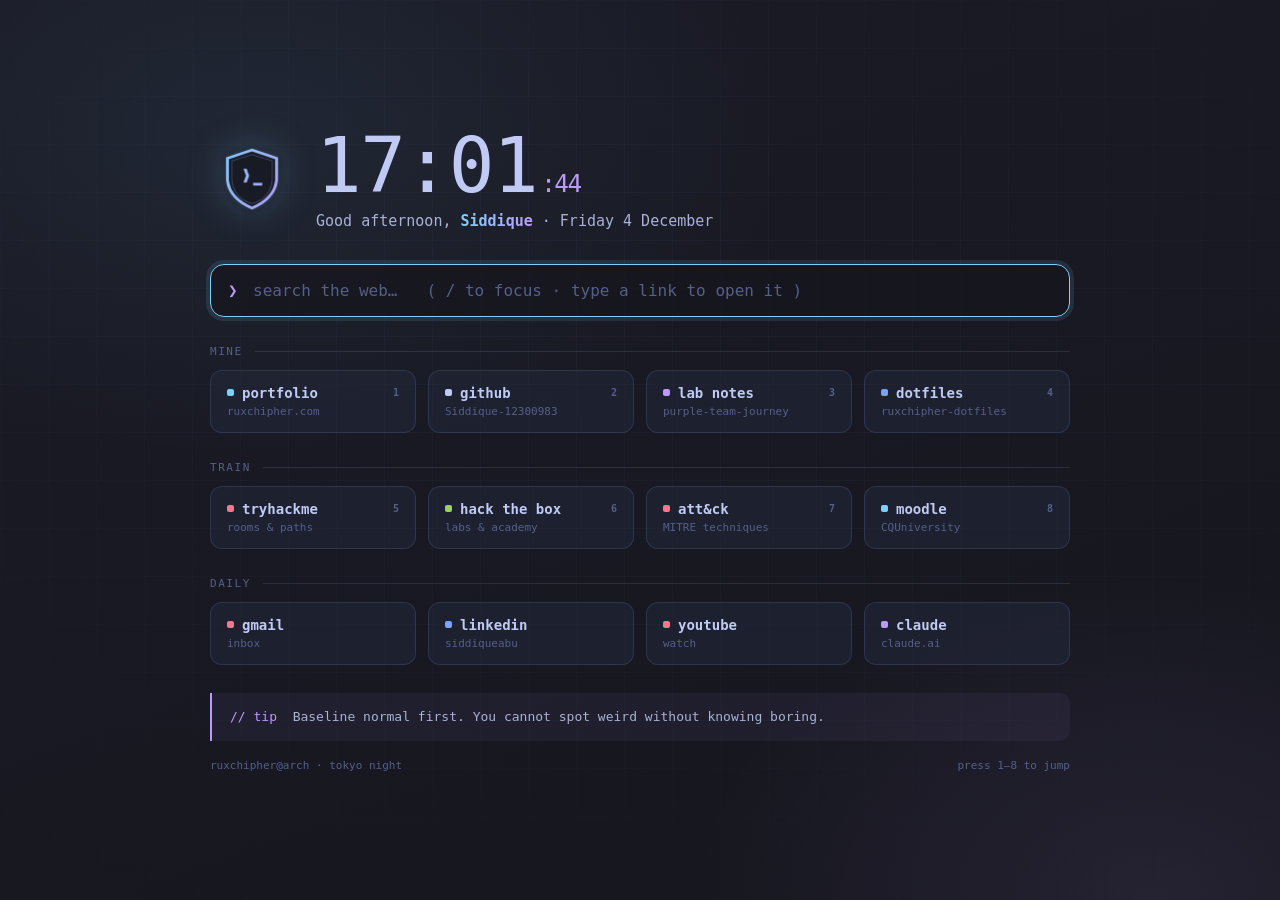
<file: .local/share/ruxchipher/startpage/index.html>
<!DOCTYPE html>
<html lang="en">
<head>
<meta charset="UTF-8">
<meta name="viewport" content="width=device-width, initial-scale=1.0">
<title>ruxchipher · start</title>
<link rel="icon" href="[data-uri]">
<style>
  :root {
    --bg: #1a1b26; --bg2: #16161e; --panel: rgba(36, 40, 59, 0.55); --line: rgba(122, 162, 247, 0.16);
    --fg: #c0caf5; --sub: #a9b1d6; --muted: #565f89;
    --cyan: #7dcfff; --blue: #7aa2f7; --purple: #bb9af7; --green: #9ece6a; --red: #f7768e;
    --mono: "JetBrainsMono Nerd Font", "JetBrains Mono", ui-monospace, monospace;
  }
  * { box-sizing: border-box; margin: 0; padding: 0; }
  html, body { height: 100%; }
  body {
    background: radial-gradient(ellipse 70% 60% at 20% 15%, rgba(125, 207, 255, 0.07), transparent 60%),
                radial-gradient(ellipse 60% 60% at 90% 100%, rgba(187, 154, 247, 0.09), transparent 60%),
                linear-gradient(160deg, var(--bg), var(--bg2));
    color: var(--fg); font-family: var(--mono);
    display: flex; align-items: center; justify-content: center; padding: 32px 16px;
    overflow-x: hidden;
  }
  body::before {
    content: ""; position: fixed; inset: 0; pointer-events: none;
    background-image: linear-gradient(rgba(122, 162, 247, 0.035) 1px, transparent 1px),
                      linear-gradient(90deg, rgba(122, 162, 247, 0.035) 1px, transparent 1px);
    background-size: 48px 48px;
    mask-image: radial-gradient(ellipse 80% 70% at 50% 40%, #000 30%, transparent 100%);
  }
  main { width: min(860px, 100%); position: relative; animation: rise 0.7s cubic-bezier(.22, 1, .36, 1); }
  @keyframes rise { from { opacity: 0; transform: translateY(14px); } }

  header { display: flex; align-items: center; gap: 22px; }
  header img { width: 84px; height: 84px; filter: drop-shadow(0 0 18px rgba(125, 207, 255, 0.25)); }
  .clock { font-size: clamp(48px, 9vw, 76px); font-weight: 200; line-height: 1; letter-spacing: -0.02em; }
  .clock .s { font-size: 0.32em; color: var(--purple); margin-left: 4px; }
  .hello { margin-top: 8px; color: var(--sub); font-size: 15px; }
  .hello b {
    background: linear-gradient(90deg, var(--cyan), var(--purple)); -webkit-background-clip: text; background-clip: text;
    color: transparent; font-weight: 700;
  }

  form { margin-top: 34px; position: relative; }
  form span { position: absolute; left: 18px; top: 50%; transform: translateY(-50%); color: var(--purple); }
  input {
    width: 100%; font: inherit; font-size: 16px; color: var(--fg);
    padding: 16px 18px 16px 42px; border-radius: 14px; border: 1px solid var(--line);
    background: rgba(22, 22, 30, 0.75); outline: none; transition: border-color .25s, box-shadow .25s;
  }
  input::placeholder { color: var(--muted); }
  input:focus { border-color: var(--cyan); box-shadow: 0 0 0 4px rgba(125, 207, 255, 0.12); }

  .grid { margin-top: 26px; display: grid; grid-template-columns: repeat(4, 1fr); gap: 12px; }
  .grid a {
    text-decoration: none; color: var(--fg); padding: 14px 16px; border-radius: 12px;
    background: var(--panel); border: 1px solid var(--line); display: flex; flex-direction: column; gap: 4px;
    transition: transform .25s cubic-bezier(.22, 1, .36, 1), border-color .25s, background .25s;
  }
  .grid a:hover, .grid a:focus-visible { transform: translateY(-3px); border-color: var(--c, var(--cyan)); background: rgba(36, 40, 59, 0.8); outline: none; }
  .grid .t { font-size: 14px; font-weight: 700; display: flex; align-items: center; gap: 8px; }
  .grid .t::before { content: ""; width: 7px; height: 7px; border-radius: 2px; background: var(--c, var(--cyan)); }
  .grid .d { font-size: 11px; color: var(--muted); white-space: nowrap; overflow: hidden; text-overflow: ellipsis; }
  .grid kbd { margin-left: auto; font: inherit; font-size: 10px; color: var(--muted); }
  .label { margin-top: 28px; font-size: 11px; letter-spacing: 0.14em; color: var(--muted); display: flex; align-items: center; gap: 12px; }
  .label::after { content: ""; flex: 1; height: 1px; background: var(--line); }
  .label + .grid { margin-top: 12px; }

  .tip {
    margin-top: 28px; padding: 14px 18px; border-left: 2px solid var(--purple); border-radius: 0 10px 10px 0;
    background: rgba(187, 154, 247, 0.06); color: var(--sub); font-size: 13px; line-height: 1.6;
  }
  .tip b { color: var(--purple); font-weight: 500; }
  footer { margin-top: 18px; font-size: 11px; color: var(--muted); display: flex; justify-content: space-between; flex-wrap: wrap; gap: 8px; }

  @media (max-width: 720px) {
    .grid { grid-template-columns: repeat(2, 1fr); }
    header { gap: 14px; }
    header img { width: 60px; height: 60px; }
  }
  @media (prefers-reduced-motion: reduce) { main { animation: none; } .grid a { transition: none; } }
</style>
</head>
<body>
<main>
  <header>
    <img src="[data-uri]" alt="ruxchipher shield logo">
    <div>
      <div class="clock" id="clock">--:--<span class="s">:--</span></div>
      <div class="hello"><span id="greet">Hello</span>, <b>Siddique</b> · <span id="date"></span></div>
    </div>
  </header>

  <form action="https://www.google.com/search" method="get" autocomplete="off">
    <span>❯</span>
    <input name="q" id="q" placeholder="search the web…   ( / to focus · type a link to open it )" autofocus>
  </form>

  <div class="label">MINE</div>
  <div class="grid">
    <a href="https://ruxchipher.com" style="--c:var(--cyan)"><span class="t">portfolio <kbd>1</kbd></span><span class="d">ruxchipher.com</span></a>
    <a href="https://github.com/Siddique-12300983" style="--c:var(--fg)"><span class="t">github <kbd>2</kbd></span><span class="d">Siddique-12300983</span></a>
    <a href="https://github.com/Siddique-12300983/purple-team-journey" style="--c:var(--purple)"><span class="t">lab notes <kbd>3</kbd></span><span class="d">purple-team-journey</span></a>
    <a href="https://github.com/Siddique-12300983/ruxchipher-dotfiles" style="--c:var(--blue)"><span class="t">dotfiles <kbd>4</kbd></span><span class="d">ruxchipher-dotfiles</span></a>
  </div>

  <div class="label">TRAIN</div>
  <div class="grid">
    <a href="https://tryhackme.com" style="--c:var(--red)"><span class="t">tryhackme <kbd>5</kbd></span><span class="d">rooms & paths</span></a>
    <a href="https://app.hackthebox.com" style="--c:var(--green)"><span class="t">hack the box <kbd>6</kbd></span><span class="d">labs & academy</span></a>
    <a href="https://attack.mitre.org" style="--c:var(--red)"><span class="t">att&amp;ck <kbd>7</kbd></span><span class="d">MITRE techniques</span></a>
    <a href="https://moodle.cqu.edu.au" style="--c:var(--cyan)"><span class="t">moodle <kbd>8</kbd></span><span class="d">CQUniversity</span></a>
  </div>

  <div class="label">DAILY</div>
  <div class="grid">
    <a href="https://mail.google.com" style="--c:var(--red)"><span class="t">gmail</span><span class="d">inbox</span></a>
    <a href="https://www.linkedin.com/in/siddiqueabu/" style="--c:var(--blue)"><span class="t">linkedin</span><span class="d">siddiqueabu</span></a>
    <a href="https://www.youtube.com" style="--c:var(--red)"><span class="t">youtube</span><span class="d">watch</span></a>
    <a href="https://claude.ai" style="--c:var(--purple)"><span class="t">claude</span><span class="d">claude.ai</span></a>
  </div>

  <div class="tip"><b>// tip</b>&nbsp; <span id="tip"></span></div>
  <footer><span>ruxchipher@arch · tokyo night</span><span>press 1–8 to jump</span></footer>
</main>

<script>
  const TIPS = [
    "Every attack you run in the lab should end with a detection you can show for it.",
    "Event ID 4769 with ticket encryption 0x17 (RC4) is a classic Kerberoasting tell.",
    "Snapshot the lab before every attack. Rolling back beats rebuilding.",
    "Sysmon Event ID 1 (process creation) answers most \"what ran?\" questions.",
    "Baseline normal first. You cannot spot weird without knowing boring.",
    "Map every lab exercise to a MITRE ATT&CK technique.",
    "Document as you go: future you is the first reader of your write-up.",
    "Least privilege first. Detection is the backup plan, not the plan."
  ];
  const pad = n => String(n).padStart(2, "0");
  function tick() {
    const d = new Date(), h = d.getHours();
    document.getElementById("clock").innerHTML = pad(h) + ":" + pad(d.getMinutes()) + '<span class="s">:' + pad(d.getSeconds()) + "</span>";
    document.getElementById("greet").textContent = h < 5 ? "Burning the midnight oil" : h < 12 ? "Good morning" : h < 18 ? "Good afternoon" : "Good evening";
    document.getElementById("date").textContent = d.toLocaleDateString("en-AU", { weekday: "long", day: "numeric", month: "long" });
  }
  tick(); setInterval(tick, 1000);
  document.getElementById("tip").textContent = TIPS[Math.floor(Date.now() / 900000) % TIPS.length];

  const q = document.getElementById("q");
  const links = [...document.querySelectorAll(".grid a")];
  document.addEventListener("keydown", e => {
    if (document.activeElement === q) return;
    if (e.key === "/") { e.preventDefault(); q.focus(); }
    const n = parseInt(e.key, 10);
    if (n >= 1 && n <= 8) location.href = links[n - 1].href;
  });
  document.querySelector("form").addEventListener("submit", e => {
    const v = q.value.trim();
    if (/^[\w-]+(\.[\w-]+)+(\/\S*)?$/.test(v) && !v.includes(" ")) { e.preventDefault(); location.href = "https://" + v; }
  });
</script>
</body>
</html>
</file>
